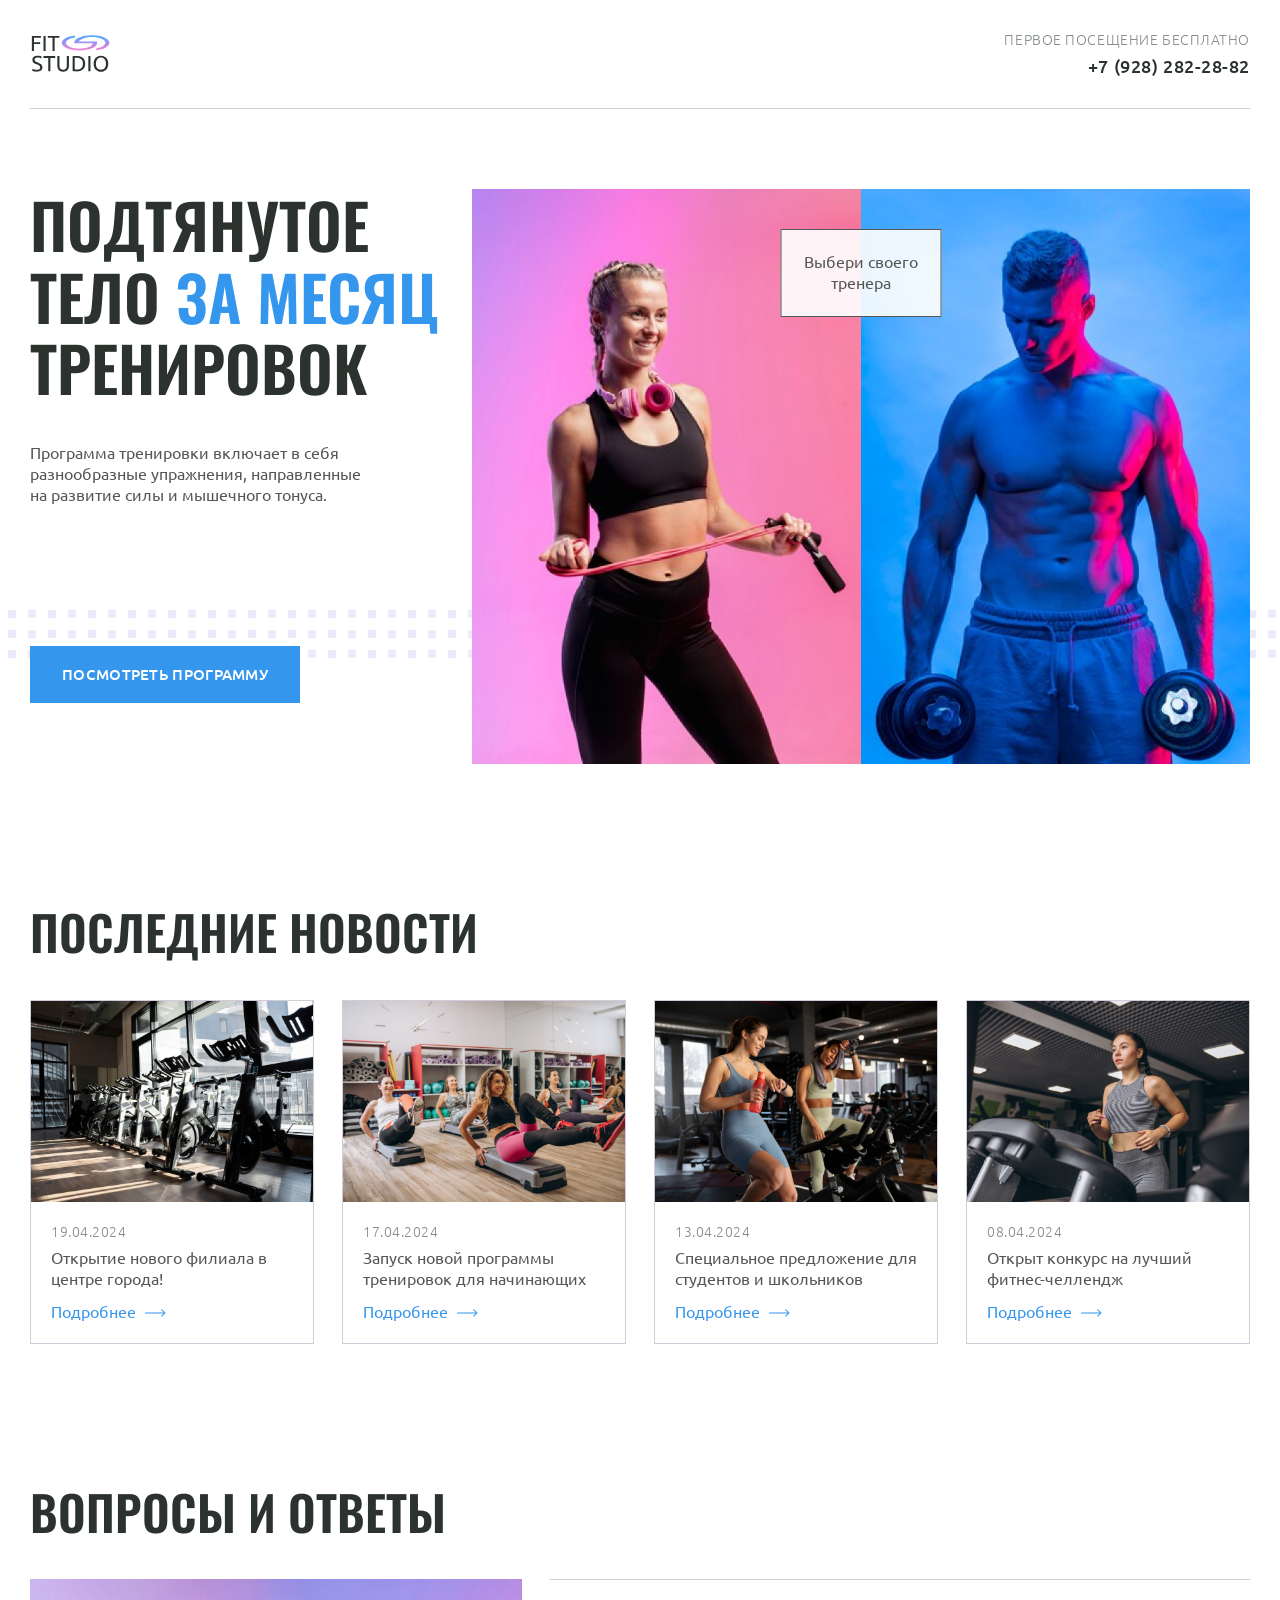
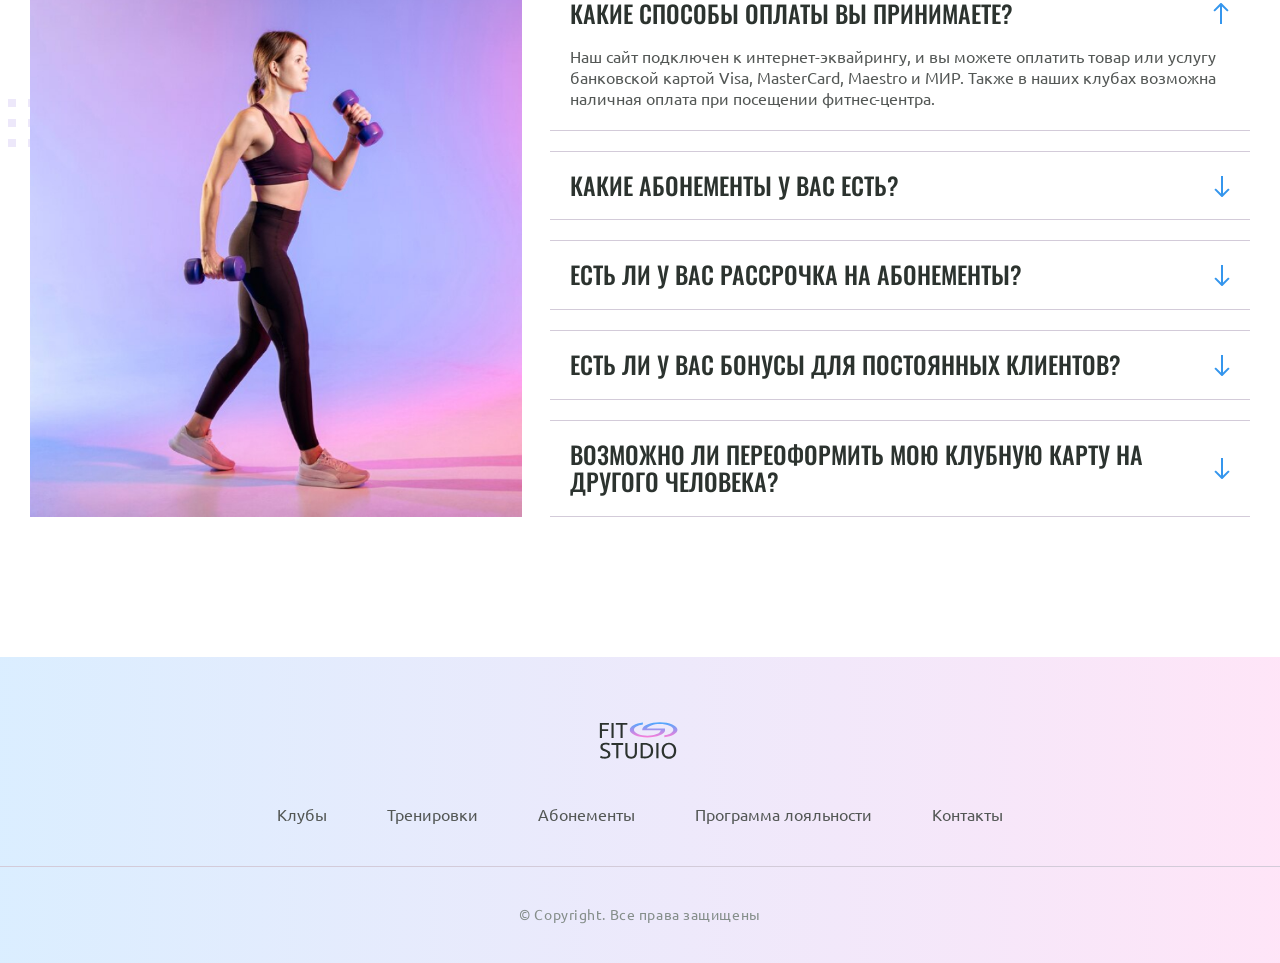
<file: fit-studio/index.html>
<!doctype html>
<html lang="ru" class="home-page">
  <head>
    <meta charset="UTF-8" />
    <meta name="viewport" content="width=device-width, initial-scale=1.0" />
    <title>Fit Studio - Главная</title>
    <link rel="stylesheet" href="./css/normalize.css" />
    <link rel="stylesheet" href="./css/fonts.css" />
    <link rel="stylesheet" href="./css/globals.css" />
    <link rel="stylesheet" href="./css/header.css" />
    <link rel="stylesheet" href="./css/index.css" />
    <link rel="stylesheet" href="./css/footer.css" />
    <link
      rel="icon"
      type="image/svg+xml"
      sizes="128x128"
      href="./images/favicon-icon.svg"
    />
  </head>
  <body>
    <header class="header">
      <div class="container">
        <div class="header-inner">
          <a href="/">
            <img
              src="./images/logo-icon.svg"
              width="84"
              height="45"
              alt="Логотип Fit Studio"
            />
          </a>
          <div class="phone text-sub">
            <p>Первое посещение бесплатно</p>
            <a href="tel:+79282822882">+7 (928) 282-28-82</a>
          </div>
        </div>
      </div>
    </header>
    <section class="hero section decor">
      <div class="container hero-container">
        <div class="hero-info">
          <h1>Подтянутое тело <strong>за месяц</strong> тренировок</h1>
          <p class="text">
            Программа тренировки включает в себя разнообразные упражнения,
            направленные на развитие силы и мышечного тонуса.
          </p>
          <a class="button" href="#">Посмотреть программу</a>
        </div>
        <div class="hero-images">
          <p class="hero-choose text">Выбери своего тренера</p>
          <img
            src="./images/sporty-woman-img.jpg"
            width="347"
            height="513"
            alt="Спортивная девушка держит в руках скакалку"
          />
          <img
            src="./images/sporty-man-img.jpg"
            width="353"
            height="513"
            alt="Спортивный мужчина держит в руках гантели"
          />
        </div>
      </div>
    </section>
    <section class="news section">
      <div class="container">
        <h2 class="title-large">Последние новости</h2>
        <div class="news-container">
          <article class="news-article">
            <header>
              <img
                src="./images/news/news-1-img.jpg"
                width="284"
                height="203"
                alt="Велотренажеры в спортивном зале"
              />
              <div class="news-info">
                <time class="news-date text-sub" datetime="2024-04-19">
                  19.04.2024
                </time>
                <h3 class="text">Открытие нового филиала в центре города!</h3>
              </div>
            </header>
            <footer>
              <a class="news-link" href="article.html">Подробнее</a>
            </footer>
          </article>
          <article class="news-article">
            <header>
              <img
                src="./images/news/news-2-img.jpg"
                width="284"
                height="203"
                alt="Группа женщин занимается спортом"
              />
              <div class="news-info">
                <time class="news-date text-sub" datetime="2024-04-17">
                  17.04.2024
                </time>
                <h3 class="text">
                  Запуск новой программы тренировок для начинающих
                </h3>
              </div>
            </header>
            <footer>
              <a class="news-link" href="article.html">Подробнее</a>
            </footer>
          </article>
          <article class="news-article">
            <header>
              <img
                src="./images/news/news-3-img.jpg"
                width="284"
                height="203"
                alt="Две девушки занимаются на велотренажерах"
              />
              <div class="news-info">
                <time class="news-date text-sub" datetime="2024-04-13">
                  13.04.2024
                </time>
                <h3 class="text">
                  Специальное предложение для студентов и школьников
                </h3>
              </div>
            </header>
            <footer>
              <a class="news-link" href="article.html">Подробнее</a>
            </footer>
          </article>
          <article class="news-article">
            <header>
              <img
                src="./images/news/news-4-img.jpg"
                width="284"
                height="203"
                alt="Девушка на беговой дорожке"
              />
              <div class="news-info">
                <time class="news-date text-sub" datetime="2024-04-08">
                  08.04.2024
                </time>
                <h3 class="text">Открыт конкурс на лучший фитнес-челлендж</h3>
              </div>
            </header>
            <footer>
              <a class="news-link" href="article.html">Подробнее</a>
            </footer>
          </article>
        </div>
      </div>
    </section>
    <section class="faq section decor">
      <div class="container">
        <h2 class="title-large">Вопросы и ответы</h2>
        <div class="faq-container">
          <img
            src="./images/sporty-woman-2-img.jpg"
            width="492"
            height="531"
            alt="Спортивная девушка с гантелями"
          />
          <div>
            <details name="faq" open>
              <summary class="title-medium">
                Какие способы оплаты вы принимаете?
              </summary>
              <p class="text">
                Наш сайт подключен к интернет-эквайрингу, и вы можете оплатить
                товар или услугу банковской картой Visa, MasterCard, Maestro и
                МИР. Также в наших клубах возможна наличная оплата при посещении
                фитнес-центра.
              </p>
            </details>
            <details name="faq">
              <summary class="title-medium">
                Какие абонементы у вас есть?
              </summary>
              <p class="text">
                Наш сайт подключен к интернет-эквайрингу, и вы можете оплатить
                товар или услугу банковской картой Visa, MasterCard, Maestro и
                МИР. Также в наших клубах возможна наличная оплата при посещении
                фитнес-центра.
              </p>
            </details>
            <details name="faq">
              <summary class="title-medium">
                Есть ли у вас рассрочка на абонементы?
              </summary>
              <p class="text">
                Наш сайт подключен к интернет-эквайрингу, и вы можете оплатить
                товар или услугу банковской картой Visa, MasterCard, Maestro и
                МИР. Также в наших клубах возможна наличная оплата при посещении
                фитнес-центра.
              </p>
            </details>
            <details name="faq">
              <summary class="title-medium">
                Есть ли у вас бонусы для постоянных клиентов?
              </summary>
              <p class="text">
                Наш сайт подключен к интернет-эквайрингу, и вы можете оплатить
                товар или услугу банковской картой Visa, MasterCard, Maestro и
                МИР. Также в наших клубах возможна наличная оплата при посещении
                фитнес-центра.
              </p>
            </details>
            <details name="faq">
              <summary class="title-medium">
                Возможно ли переоформить мою клубную карту на другого человека?
              </summary>
              <p class="text">
                Наш сайт подключен к интернет-эквайрингу, и вы можете оплатить
                товар или услугу банковской картой Visa, MasterCard, Maestro и
                МИР. Также в наших клубах возможна наличная оплата при
                посещенииß фитнес-центра.
              </p>
            </details>
          </div>
        </div>
      </div>
    </section>
    <footer class="footer">
      <div class="footer-top">
        <div class="container">
          <a class="footer-logo" href="/">
            <img
              src="./images/logo-icon.svg"
              width="84"
              height="45"
              alt="Логотип Fit Studio"
            />
          </a>
          <nav class="menu">
            <ul>
              <li><a href="#">Клубы</a></li>
              <li><a href="#">Тренировки</a></li>
              <li><a href="#">Абонементы</a></li>
              <li><a href="#">Программа лояльности</a></li>
              <li><a href="#">Контакты</a></li>
            </ul>
          </nav>
        </div>
      </div>
      <div class="container">
        <p class="copyright">&copy; Copyright. Все права защищены</p>
      </div>
    </footer>
  </body>
</html>
</file>
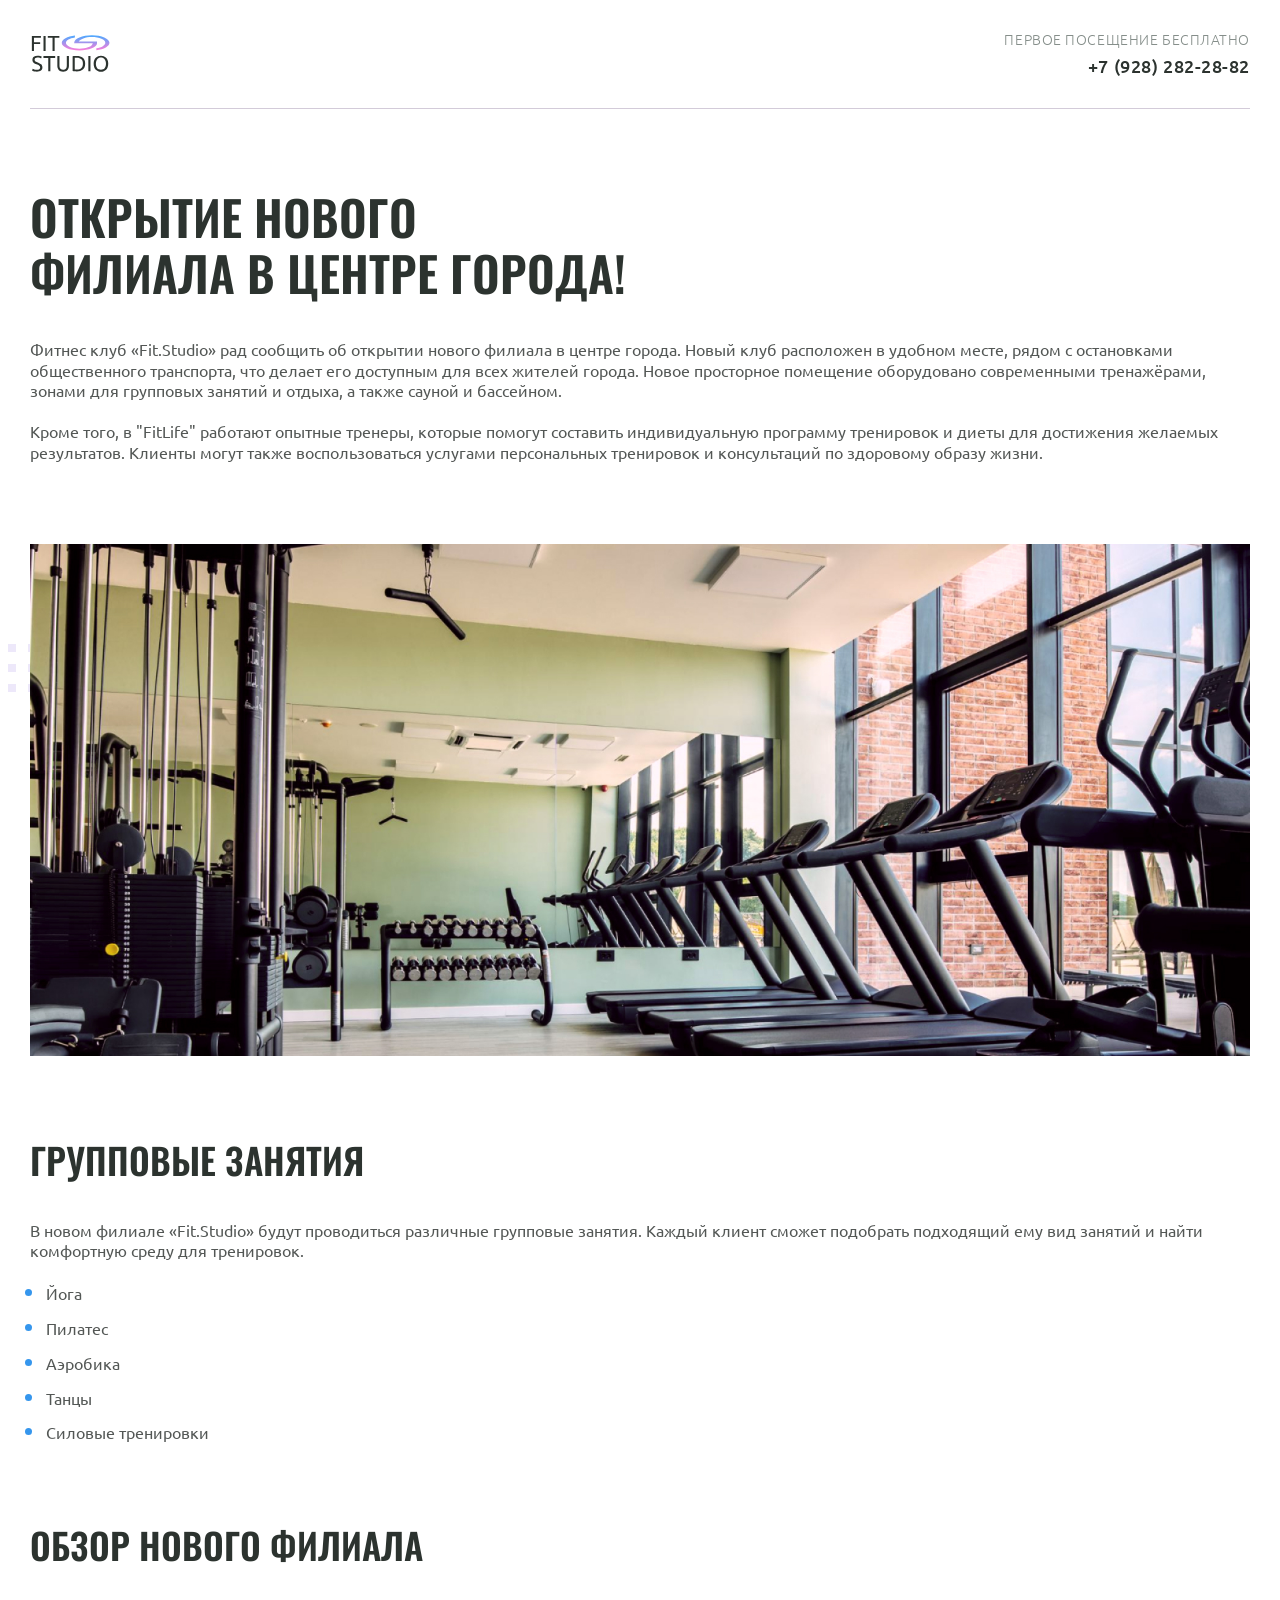
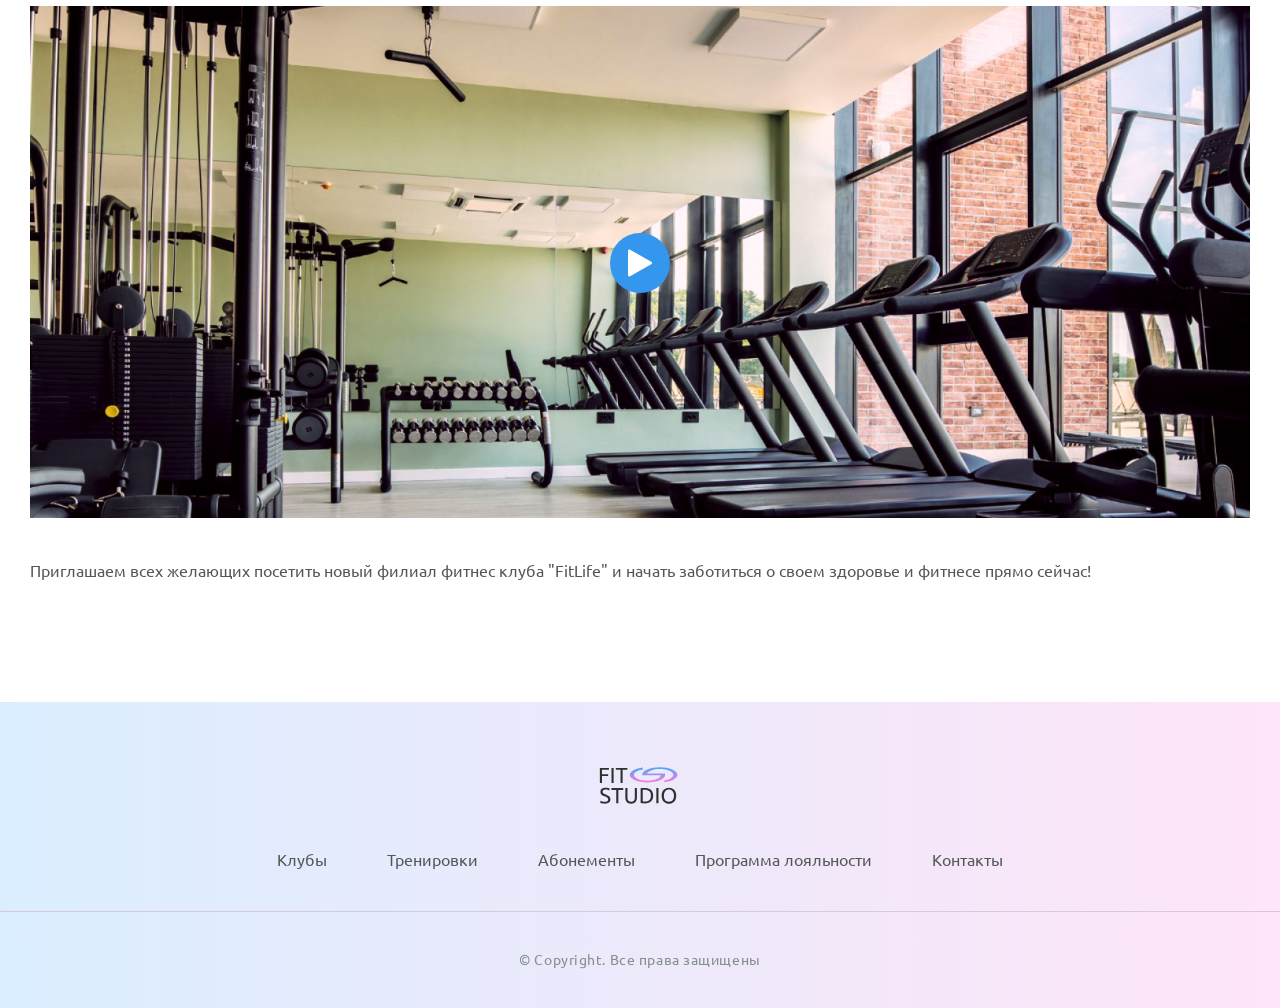
<file: fit-studio/article.html>
<!doctype html>
<html lang="ru">
  <head>
    <meta charset="UTF-8" />
    <meta name="viewport" content="width=device-width, initial-scale=1.0" />
    <title>Fit Studio - Открытие нового филиала!</title>
    <link rel="stylesheet" href="./css/normalize.css" />
    <link rel="stylesheet" href="./css/fonts.css" />
    <link rel="stylesheet" href="./css/globals.css" />
    <link rel="stylesheet" href="./css/header.css" />
    <link rel="stylesheet" href="./css/article.css" />
    <link rel="stylesheet" href="./css/footer.css" />
    <link
      rel="icon"
      type="image/svg+xml"
      sizes="128x128"
      href="./images/favicon-icon.svg"
    />
  </head>
  <body>
    <header class="header">
      <div class="container">
        <div class="header-inner">
          <a href="/">
            <img
              src="./images/logo-icon.svg"
              width="84"
              height="45"
              alt="Логотип Fit Studio"
            />
          </a>
          <div class="phone text-sub">
            <p>Первое посещение бесплатно</p>
            <a href="tel:+79282822882">+7 (928) 282-28-82</a>
          </div>
        </div>
      </div>
    </header>
    <article class="article">
      <section>
        <div class="container article-mb-1">
          <h1 class="title-large">Открытие нового филиала в центре города!</h1>
          <p class="article-text">
            Фитнес клуб «Fit.Studio» рад сообщить об открытии нового филиала
            в центре города. Новый клуб расположен в удобном месте, рядом
            с остановками общественного транспорта, что делает его доступным
            для всех жителей города. Новое просторное помещение оборудовано
            современными тренажёрами, зонами для групповых занятий и отдыха,
            а также сауной и бассейном.
          </p>
          <p class="article-text">
            Кроме того, в "FitLife" работают опытные тренеры, которые помогут
            составить индивидуальную программу тренировок и диеты для достижения
            желаемых результатов. Клиенты могут также воспользоваться услугами
            персональных тренировок и консультаций по здоровому образу жизни.
          </p>
        </div>

        <div
          class="article-decor-wrapper article-decor-wrapper-1 article-mb-1 decor"
        >
          <div class="container">
            <img
              class="article-img"
              src="./images/gym-img.jpg"
              width="1220"
              height="512"
              alt="Тренажерный зал"
            />
          </div>
        </div>
      </section>
      <section>
        <div class="container article-mb-1">
          <h2 class="title-large article-title-medium">Групповые занятия</h2>
          <p class="article-text">
            В новом филиале «Fit.Studio» будут проводиться различные групповые
            занятия. Каждый клиент сможет подобрать подходящий ему вид занятий
            и найти комфортную среду для тренировок.
          </p>
          <ul class="article-list article-text">
            <li class="article-item">Йога</li>
            <li class="article-item">Пилатес</li>
            <li class="article-item">Аэробика</li>
            <li class="article-item">Танцы</li>
            <li class="article-item">Силовые тренировки</li>
          </ul>
        </div>
      </section>
      <section>
        <div class="container">
          <h2 class="title-large article-title-medium">Обзор нового филиала</h2>
        </div>
      </section>
      <section>
        <div class="container">
          <div
            class="article-decor-wrapper article-decor-wrapper-2 article-mb-2"
          >
            <button class="article-play-button">
              <img
                src="./images/play-icon.svg"
                width="24"
                height="24"
                alt="Запустить"
              />
            </button>
            <img
              class="article-img"
              src="./images/gym-img.jpg"
              width="1220"
              height="512"
              alt="Тренажерный зал"
            />
          </div>
        </div>
      </section>
      <section>
        <div class="container">
          <p class="article-text">
            Приглашаем всех желающих посетить новый филиал фитнес клуба
            "FitLife" и начать заботиться о своем здоровье и фитнесе прямо
            сейчас!
          </p>
        </div>
      </section>
    </article>
    <footer class="footer">
      <div class="footer-top">
        <div class="container">
          <a class="footer-logo" href="/">
            <img
              src="./images/logo-icon.svg"
              width="84"
              height="45"
              alt="Логотип Fit Studio"
            />
          </a>
          <nav class="menu">
            <ul>
              <li><a href="#">Клубы</a></li>
              <li><a href="#">Тренировки</a></li>
              <li><a href="#">Абонементы</a></li>
              <li><a href="#">Программа лояльности</a></li>
              <li><a href="#">Контакты</a></li>
            </ul>
          </nav>
        </div>
      </div>
      <div class="container">
        <p class="copyright">&copy; Copyright. Все права защищены</p>
      </div>
    </footer>
  </body>
</html>
</file>
<file: fit-studio/css/fonts.css>
@font-face {
  font-family: "Ubuntu";
  src: local("Ubuntu"), url("../fonts/UbuntuLight.woff2") format("woff2");
  font-weight: 300;
  font-style: normal;
  font-display: swap;
}

@font-face {
  font-family: "Ubuntu";
  src: local("Ubuntu"), url("../fonts/UbuntuRegular.woff2") format("woff2");
  font-weight: 400;
  font-style: normal;
  font-display: swap;
}

@font-face {
  font-family: "Ubuntu";
  src: local("Ubuntu"), url("../fonts/UbuntuMedium.woff2") format("woff2");
  font-weight: 500;
  font-style: normal;
  font-display: swap;
}

@font-face {
  font-family: "Oswald";
  src: local("Oswald"), url("../fonts/OswaldMedium.woff2") format("woff2");
  font-weight: 500;
  font-style: normal;
  font-display: swap;
}

@font-face {
  font-family: "Oswald";
  src: local("Oswald"), url("../fonts/OswaldSemiBold.woff2") format("woff2");
  font-weight: 600;
  font-style: normal;
  font-display: swap;
}
</file>
<file: fit-studio/css/globals.css>
html {
  font-family: Ubuntu, sans-serif;
  font-weight: 400;
}

*,
*::before,
*::after {
  box-sizing: border-box;
}

body {
  display: flex;
  flex-direction: column;
  min-height: 100vh;
  min-width: 375px;
}

h1,
h2,
h3,
h4,
h5,
h6,
p {
  margin: 0;
}
img {
  max-width: 100%;
  height: auto;
  object-fit: cover;
}
a {
  text-decoration: none;
}

a,
button {
  outline: none;
}

.container {
  max-width: 1250px;
  margin: 0 auto;
  padding: 0 15px;
}

.text {
  font-weight: 400;
  font-size: 16px;
  line-height: 130%;
  color: #535755;
}

.button {
  display: inline-block;
  padding: 19px 32px;
  font-weight: 500;
  font-size: 15px;
  line-height: 130%;
  letter-spacing: 0.02em;
  text-transform: uppercase;
  text-align: center;
  color: #fff;
  background-color: #3596ed;
  transition:
    opacity 0.2s,
    background-color 0.2s;
}

.button:hover {
  opacity: 0.85;
}

.button:not(:disabled):active {
  background-color: #2d82cd;
}

button.button:disabled {
  opacity: 0.65;
  cursor: default;
}

.section {
  margin-bottom: 140px;
}

.title-large {
  max-width: 596px;
  margin-bottom: 40px;
  font-family: Oswald, sans-serif;
  font-weight: 600;
  font-size: 48px;
  line-height: 115%;
  text-transform: uppercase;
  color: #2c332f;
}

.title-medium {
  font-family: Oswald, sans-serif;
  font-weight: 500;
  font-size: 24px;
  line-height: 115%;
  text-transform: uppercase;
  color: #2c332f;
}

.text-sub {
  font-weight: 300;
  font-size: 14px;
  letter-spacing: 0.04em;
  text-transform: uppercase;
  color: #858e8a;
}
.decor::before {
  content: "";
  position: absolute;
  z-index: -1;
  width: calc(50% - 250px);
  height: 48px;
  background: url("../images/decor-icon.svg") repeat-x;
}
a:focus-visible,
button:focus-visible,
summary:focus-visible {
  outline: 2px solid #3596ed;
  outline-offset: 1px;
}
@media (width <= 992px) {
  .container {
    max-width: 768px;
  }
}
@media (width <= 768px) {
  .container {
    max-width: 592px;
  }
  .title-large {
    margin-bottom: 30px;
    font-size: 40px;
  }
  .home-page .title-large {
    max-width: inherit;
    text-align: center;
  }
  .title-medium {
    font-size: 20px;
  }
}
@media (width <= 592px) {
  .section {
    margin-bottom: 60px;
  }
  .title-large {
    font-size: 34px;
  }
  .title-medium {
    font-size: 18px;
  }
}
</file>
<file: fit-studio/css/header.css>
.header-inner {
  display: flex;
  justify-content: space-between;
  align-items: center;
  gap: 10px;
  padding-top: 30px;
  padding-bottom: 30px;
  border-bottom: 1px solid #d3cbd9;
}

.phone {
  text-align: right;
}

.phone p {
  margin-bottom: 8px;
}

.phone a {
  font-weight: 500;
  font-size: 18px;
  color: #2c332f;
  transition: color 0.2s;
}

.phone a:hover {
  color: #3596ed;
}
</file>
<file: fit-studio/css/index.css>
.hero {
  position: relative;
  padding-top: 80px;
}

.hero::before {
  bottom: 106px;
  width: 100%;
}

.hero-container {
  display: flex;
  gap: 28px;
}

.hero h1 {
  margin-bottom: 40px;
  font-family: Oswald, sans-serif;
  font-weight: 600;
  font-size: 62px;
  line-height: 115%;
  text-transform: uppercase;
  color: #2c332f;
}

.hero h1 strong {
  font-weight: 600;
  color: #3596ed;
}
.hero-info {
  max-width: 492px;
}
.hero-info .text {
  max-width: 440px;
  margin-bottom: 140px;
}

.hero-images {
  position: relative;
  display: flex;
}

.hero-choose {
  position: absolute;
  top: 40px;
  left: 50%;
  transform: translateX(-50%);
  max-width: 161px;
  padding: 22px;
  background: rgb(255 255 255 / 0.9);
  border: 1px solid #535755;
  text-align: center;
}

.news-container {
  display: flex;
  gap: 28px;
}

.news-article {
  display: flex;
  flex-direction: column;
  flex: 1 1 25%;
  max-width: 284px;
  background-color: #fff;
  border: 1px solid #d3cbd9;
  overflow: hidden;
}

.news-article img {
  display: block;
}

.news-info {
  padding: 20px 20px 0;
  margin-bottom: 12px;
}

.news-date {
  display: inline-block;
  margin-bottom: 8px;
}

.news-article footer {
  padding: 0 20px 20px;
  margin-top: auto;
}

.news-link {
  display: inline-flex;
  align-items: center;
  gap: 8px;
  font-weight: 400;
  font-size: 16px;
  line-height: 130%;
  color: #3596ed;
}

.news-link::after {
  content: "";
  display: inline-block;
  width: 22px;
  height: 9px;
  background-image: url("../images/arrow-right-icon.svg");
  transition: transform 0.2s;
}

.news-link:hover::after {
  transform: translateX(5px);
}

.faq {
  position: relative;
}

.faq::before {
  top: 215px;
  height: 48px;
}

.faq-container {
  display: flex;
  gap: 28px;
}

details {
  margin-bottom: 20px;
  border-block: 1px solid #d3cbd9;
}

details[open] summary::after {
  transform: rotate(180deg);
}

summary {
  display: flex;
  align-items: center;
  justify-content: space-between;
  gap: 10px;
  list-style: none;
  padding: 20px;
  cursor: pointer;
}

summary::after {
  content: "";
  flex-shrink: 0;
  display: inline-block;
  width: 17px;
  height: 22px;
  background: url("../images/arrow-down-icon.svg") no-repeat center / cover;
}

summary::-webkit-details-marker {
  display: none;
}

details > p {
  padding: 0 20px 20px;
}
details:last-child {
  margin-bottom: 0;
}
@media (width <= 1440px) {
  .hero-images img {
    width: 50%;
  }
}
@media (width <= 992px) {
  .hero-container {
    flex-direction: column;
    align-items: center;
  }
  .hero-info {
    text-align: center;
  }
  .hero h1 {
    font-size: 52px;
    margin-bottom: 30px;
  }
  .hero-info .text {
    margin-bottom: 30px;
    max-width: inherit;
  }
  .hero::after {
    display: none;
  }
  .news-container {
    flex-wrap: wrap;
    justify-content: center;
    gap: 20px;
  }
  .news-article {
    flex-basis: 50%;
    max-width: 350px;
  }
  .news-article img {
    width: 100%;
  }
  .faq::before {
    display: none;
  }
  .faq-container {
    flex-direction: column-reverse;
    align-items: center;
  }
}
@media (width <= 768px) {
  .hero h1 {
    font-size: 50px;
  }
  .news-article {
    flex-basis: 100%;
    max-width: 400px;
  }
}
@media (width <= 592px) {
  .hero {
    padding-top: 60px;
  }
  .hero-info {
    max-width: 410px;
  }
  .hero h1 {
    font-size: 42px;
  }
  .hero-choose {
    max-width: 125px;
    padding: 10px;
    font-size: 14px;
  }
}
</file>
<file: fit-studio/css/footer.css>
.footer {
  padding: 60px 0 40px;
  margin-top: auto;
  background-image: linear-gradient(
    90deg,
    rgba(73, 169, 255, 0.2) 0%,
    rgba(252, 124, 217, 0.2) 100%
  );
  text-align: center;
}

.footer-top {
  padding-bottom: 40px;
  margin-bottom: 40px;
  border-bottom: 1px solid #d3cbd9;
}

.footer-logo {
  display: inline-block;
  margin-bottom: 40px;
}

.menu ul {
  display: flex;
  justify-content: center;
  align-items: center;
  gap: 60px;
  list-style: none;
  margin: 0;
  padding: 0;
}

.menu a {
  font-weight: 400;
  font-size: 16px;
  line-height: 130%;
  color: #535755;
  transition: color 0.2s;
}

.menu a:hover {
  color: #3596ed;
}

.copyright {
  font-weight: 400;
  font-size: 14px;
  letter-spacing: 0.04em;
  color: #858e8a;
}

@media (width <= 768px) {
  .menu ul {
    flex-direction: column;
    gap: 25px;
  }
}

@media (width <= 576px) {
  .footer {
    padding-top: 40px;
  }
}
</file>
<file: fit-studio/css/article.css>
.article {
  padding-top: 80px;
  padding-bottom: 120px;
}

.article-title-medium {
  font-size: 36px;
}

.article-text {
  margin-bottom: 20px;
  font-weight: 400;
  font-size: 16px;
  line-height: 130%;
  color: #535755;
}

.article-text:last-child {
  margin-bottom: 0;
}

.article-mb-1 {
  margin-bottom: 80px;
}

.article-mb-2 {
  margin-bottom: 40px;
}

.article-decor-wrapper {
  position: relative;
}

.article-decor-wrapper-1::before {
  top: 100px;
  left: 0;
}

.article-decor-wrapper-2::before {
  right: 0;
  bottom: 136px;
}

.article-list {
  margin-top: 0;
  padding-left: 16px;
}

.article-item:not(:last-child) {
  margin-bottom: 12px;
}

.article-item::marker {
  font-size: 22px;
  color: #3596ed;
}

.article-play-button {
  position: absolute;
  top: 50%;
  left: 50%;
  transform: translate(-50%, -50%);
  display: flex;
  align-items: center;
  justify-content: center;
  width: 60px;
  height: 60px;
  padding: 0;
  background-color: #3596ed;
  border: none;
  border-radius: 50%;
  cursor: pointer;
  transition: background-color 0.2s;
}

.article-play-button:hover {
  background-color: #38a2ff;
}

.article-play-button:not(:disabled):active {
  background-color: #2d82cd;
}
@media (width <= 576px) {
  .article-decor-wrapper-1::before {
    display: none;
  }
  .article-title-medium {
    font-size: 32px;
  }
  .article-play-button {
    width: 50px;
    height: 50px;
  }
  .article-play-button img {
    width: 18px;
    height: 18px;
  }
  .article {
    padding-top: 60px;
    padding-bottom: 60px;
  }
}
</file>
